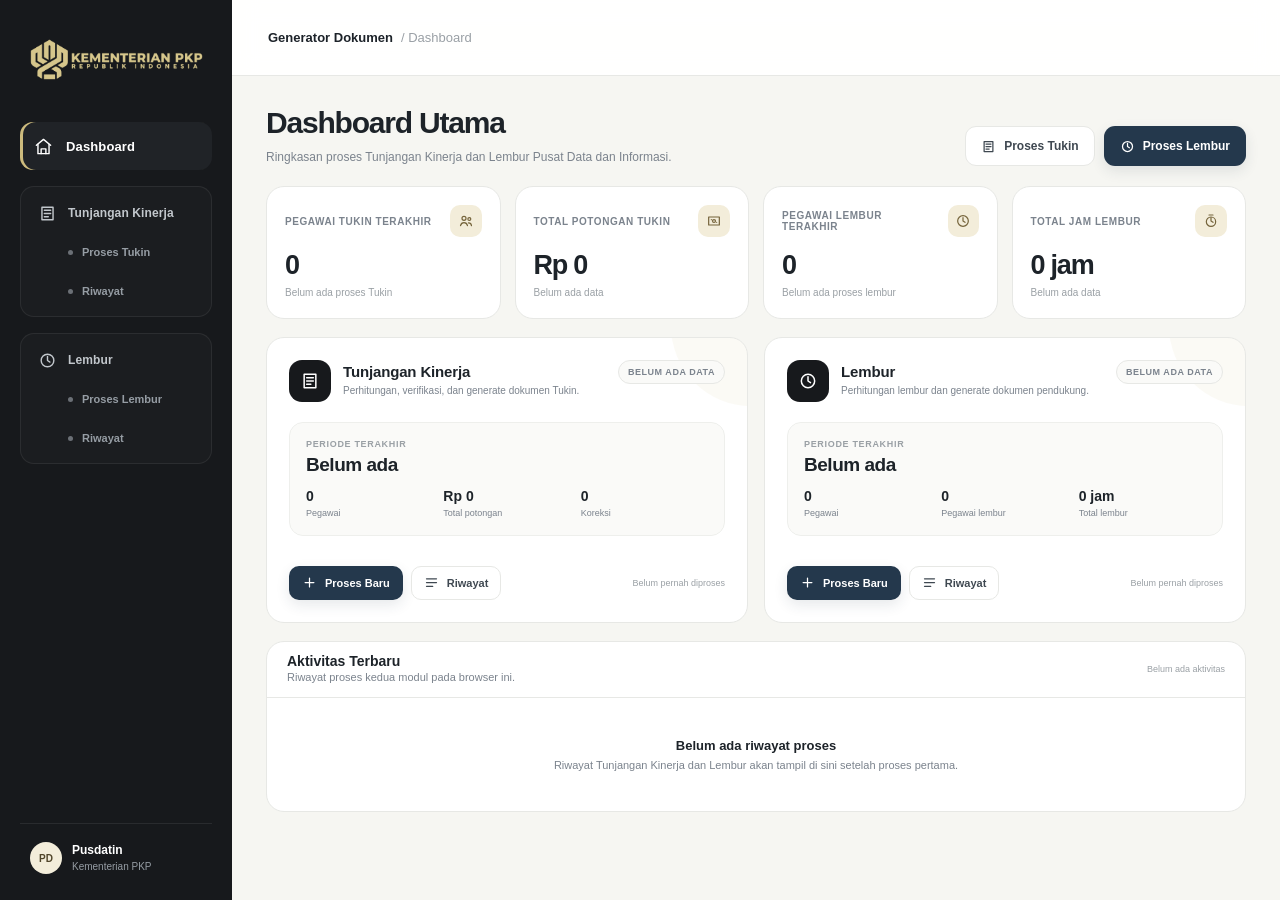
<file: index.html>
<!doctype html>
<html lang="id">
<head>
  <meta charset="utf-8">
  <meta name="viewport" content="width=device-width,initial-scale=1">
  <meta name="theme-color" content="#17191c">
  <title>Dashboard Generator Dokumen - Pusdatin PKP</title>
  <meta name="description" content="Dashboard utama Generator Dokumen Tunjangan Kinerja dan Lembur Pusdatin Kementerian PKP">
  <link rel="icon" href="assets/img/logo-pkp-mark.png" type="image/png">
  <link rel="stylesheet" href="assets/css/styles.css?v=4">
  <link rel="stylesheet" href="assets/css/dashboard.css?v=4">
</head>
<body>
  <div id="app" aria-live="polite"></div>
  <script src="assets/js/config.js?v=4" defer></script>
  <script src="assets/js/business-rules.js?v=4" defer></script>
  <script src="assets/js/storage.js?v=4" defer></script>
  <script src="assets/js/tukin-storage.js?v=4" defer></script>
  <script src="assets/js/ui-shell.js?v=4" defer></script>
  <script src="assets/js/dashboard.js?v=4" defer></script>
</body>
</html>
</file>
<file: assets/css/styles.css>
:root{
  --ink:#1d2329;
  --ink-soft:#3f4851;
  --muted:#7b838d;
  --muted-2:#9aa0a5;
  --line:#e7e8e5;
  --line-strong:#d9dbd7;
  --paper:#ffffff;
  --bg:#f6f6f2;
  --bg-soft:#fafaf8;
  --side:#17191c;
  --side-2:#202327;
  --gold:#cdbb7d;
  --gold-strong:#b7a363;
  --gold-soft:#f3edda;
  --navy:#24384c;
  --navy-2:#1c2f42;
  --green:#32735c;
  --green-soft:#edf5f1;
  --warning:#8a6515;
  --warning-soft:#fff8e8;
  --danger:#a54848;
  --danger-soft:#fff2f2;
  --radius:18px;
  --radius-sm:12px;
  --shadow:0 14px 38px rgba(24,28,32,.06);
}

*{box-sizing:border-box}
html,body{margin:0;min-height:100%;font-family:Inter,ui-sans-serif,-apple-system,BlinkMacSystemFont,"Segoe UI",Arial,sans-serif;color:var(--ink);background:var(--bg)}
body{min-width:320px}
button,input,select{font:inherit}
button{cursor:pointer}
button:disabled{cursor:not-allowed;opacity:.5}
a{color:inherit}
.hidden{display:none!important}

/* Welcome */
.welcome-shell{
  min-height:100vh;
  display:grid;
  place-items:center;
  padding:32px;
  position:relative;
  overflow:hidden;
  background:
    radial-gradient(circle at 75% 18%,rgba(205,187,125,.10),transparent 26%),
    radial-gradient(circle at 20% 80%,rgba(205,187,125,.06),transparent 24%),
    linear-gradient(155deg,#151719 0%,#1a1d20 56%,#202428 100%);
}
.welcome-shell:before,
.welcome-shell:after{
  content:"";
  position:absolute;
  border:1px solid rgba(205,187,125,.10);
  border-radius:50%;
  pointer-events:none;
}
.welcome-shell:before{width:620px;height:620px;right:-300px;bottom:-250px}
.welcome-shell:after{width:390px;height:390px;left:-190px;top:-190px;opacity:.7}
.welcome-minimal{
  position:relative;
  z-index:1;
  width:min(640px,100%);
  display:flex;
  flex-direction:column;
  align-items:center;
  text-align:center;
  transform:translateY(-2vh);
}
.welcome-logo{display:block;width:min(500px,78vw);height:auto}
.welcome-title{margin:38px 0 28px;color:#f7f5ef;font-size:clamp(28px,3.2vw,42px);font-weight:720;letter-spacing:-.035em;line-height:1.1}
.welcome-start{
  min-width:150px;
  height:50px;
  border:1px solid rgba(255,255,255,.05);
  border-radius:14px;
  padding:0 24px;
  background:var(--gold);
  color:#25241f;
  font-size:13px;
  font-weight:760;
  box-shadow:0 12px 28px rgba(0,0,0,.18);
  display:inline-flex;
  align-items:center;
  justify-content:center;
  gap:10px;
  transition:transform .16s ease,background .16s ease,box-shadow .16s ease;
}
.welcome-start:hover{background:#d8c78d;transform:translateY(-1px);box-shadow:0 14px 34px rgba(0,0,0,.24)}
.welcome-start svg{width:16px;height:16px;stroke:currentColor;fill:none;stroke-width:2;stroke-linecap:round;stroke-linejoin:round}

/* App shell */
.app-shell{min-height:100vh;display:grid;grid-template-columns:232px minmax(0,1fr);background:var(--bg)}
.sidebar{
  background:var(--side);
  color:#fff;
  padding:28px 20px 22px;
  position:sticky;
  top:0;
  height:100vh;
  display:flex;
  flex-direction:column;
  z-index:40;
}
.sidebar-brand{
  height:62px;
  display:flex;
  align-items:center;
  margin:0 7px 32px;
  overflow:hidden;
}
.sidebar-brand img{
  display:block;
  width:100%;
  max-width:188px;
  height:auto;
  max-height:54px;
  object-fit:contain;
  object-position:left center;
}
.nav{display:flex;flex-direction:column;gap:8px}
.nav-button{
  height:48px;
  border:0;
  border-radius:13px;
  background:transparent;
  color:#aeb4ba;
  padding:0 14px;
  text-align:left;
  display:flex;
  align-items:center;
  gap:13px;
  font-size:13px;
  font-weight:620;
  letter-spacing:.01em;
  transition:background .15s ease,color .15s ease;
}
.nav-button:hover{background:rgba(255,255,255,.045);color:#fff}
.nav-button.active{background:var(--side-2);color:#fff;box-shadow:inset 3px 0 0 var(--gold)}
.nav-icon{width:19px;height:19px;display:grid;place-items:center;flex:0 0 19px}
.nav-icon svg{width:19px;height:19px;stroke:currentColor;fill:none;stroke-width:1.8;stroke-linecap:round;stroke-linejoin:round}
.sidebar-footer{margin-top:auto;padding:18px 10px 4px;border-top:1px solid rgba(255,255,255,.08);display:flex;align-items:center;gap:10px;color:#c6cbd0}
.sidebar-avatar{width:32px;height:32px;border-radius:50%;background:var(--gold-soft);color:#51462a;display:grid;place-items:center;font-weight:800;font-size:10px;flex:0 0 auto}
.sidebar-footer-copy{font-size:10px;line-height:1.35;color:#969da4}.sidebar-footer-copy strong{display:block;font-size:12px;color:#fff;font-weight:650;margin-bottom:2px}

.main{min-width:0;display:flex;flex-direction:column}
.topbar{
  height:76px;
  background:rgba(255,255,255,.93);
  border-bottom:1px solid var(--line);
  display:flex;
  align-items:center;
  justify-content:space-between;
  padding:0 36px;
  position:sticky;
  top:0;
  z-index:30;
  backdrop-filter:blur(12px);
}
.topbar-label{display:flex;align-items:center;gap:8px;font-size:13px;color:var(--ink);font-weight:700}
.topbar-label span{font-weight:520;color:var(--muted-2)}
.content{padding:30px 34px 42px;max-width:1210px;width:100%;margin:0 auto}

.page-title,.page-head{display:flex;align-items:flex-end;justify-content:space-between;gap:18px;margin-bottom:22px}
.page-title h2,.page-head h1{margin:0;font-size:28px;letter-spacing:-.035em;font-weight:730;line-height:1.12}
.page-title p,.page-head .small{margin:7px 0 0;color:var(--muted);font-size:12px;line-height:1.5}

.card{background:var(--paper);border:1px solid var(--line);border-radius:var(--radius);box-shadow:none}
.card-pad{padding:24px}
.card-title{font-size:14px;font-weight:720;margin-bottom:4px;color:var(--ink)}
.card-subtitle{font-size:11px;color:var(--muted);line-height:1.55}
.section-gap{margin-top:16px}
.two-col{display:grid;grid-template-columns:1.35fr .65fr;gap:18px}

/* Buttons */
.btn{
  min-height:40px;
  border:1px solid transparent;
  border-radius:11px;
  padding:0 15px;
  font-weight:680;
  font-size:12px;
  display:inline-flex;
  align-items:center;
  justify-content:center;
  gap:8px;
  transition:background .15s ease,border-color .15s ease,transform .15s ease,color .15s ease;
}
.btn:hover{transform:translateY(-1px)}
.btn-primary{background:var(--navy);color:#fff;box-shadow:0 5px 14px rgba(36,56,76,.11)}
.btn-primary:hover{background:var(--navy-2)}
.btn-secondary{background:#fff;color:var(--ink-soft);border-color:var(--line)}
.btn-secondary:hover{background:var(--bg-soft);border-color:var(--line-strong)}
.btn-danger{color:var(--danger);border-color:#eed2d2;background:#fff}
.btn-danger:hover{background:var(--danger-soft)}
.btn-sm{min-height:34px;padding:0 12px;font-size:11px;border-radius:10px}
.btn-block{width:100%}
.btn svg{width:15px;height:15px;stroke:currentColor;fill:none;stroke-width:2;stroke-linecap:round;stroke-linejoin:round}

/* Dashboard */
.dashboard-metrics,.grid-4{display:grid;grid-template-columns:repeat(4,minmax(0,1fr));gap:14px}
.metric{padding:18px;min-height:116px;display:flex;flex-direction:column;justify-content:space-between}
.metric-top{display:flex;align-items:center;justify-content:space-between;gap:12px}
.metric-label{font-size:11px;color:var(--muted);font-weight:650;line-height:1.35}
.metric-icon{width:30px;height:30px;border-radius:9px;background:var(--gold-soft);display:grid;place-items:center;color:#7c6c3b;flex:0 0 auto}
.metric-icon svg{width:15px;height:15px;stroke:currentColor;fill:none;stroke-width:1.8;stroke-linecap:round;stroke-linejoin:round}
.metric-value{font-size:27px;font-weight:760;letter-spacing:-.045em;line-height:1;margin-top:16px}
.metric-suffix{font-size:11px;color:var(--muted);font-weight:600;margin-left:4px;letter-spacing:0}
.dashboard-grid{display:grid;grid-template-columns:1fr;gap:16px;margin-top:16px}
.flow-card{padding:22px;min-height:238px}
.dashboard-card-head{display:flex;align-items:center;justify-content:space-between;gap:14px;margin-bottom:20px}
.dashboard-card-note{font-size:10px;color:var(--muted-2);font-weight:650;text-transform:uppercase;letter-spacing:.06em}
.process-flow{height:112px;display:grid;grid-template-columns:repeat(7,auto);align-items:center;justify-content:space-between;padding:4px 6px 0}
.flow-step{display:flex;flex-direction:column;align-items:center;gap:10px;min-width:72px;color:#48515a;font-size:11px;font-weight:650}
.flow-step-icon{width:46px;height:46px;border-radius:14px;background:#f4f5f3;border:1px solid #e5e7e3;display:grid;place-items:center;color:#5f6871}
.flow-step:first-child .flow-step-icon{background:var(--gold-soft);border-color:#eadfbf;color:#74633a}
.flow-step-icon svg{width:19px;height:19px;stroke:currentColor;fill:none;stroke-width:1.8;stroke-linecap:round;stroke-linejoin:round}
.flow-arrow{width:30px;height:1px;background:#dfe2de;position:relative}
.flow-arrow:after{content:"";position:absolute;right:-1px;top:-3px;width:6px;height:6px;border-right:1px solid #c5cac6;border-top:1px solid #c5cac6;transform:rotate(45deg)}
.flow-card-foot{display:flex;align-items:center;justify-content:space-between;border-top:1px solid #f0f1ee;padding-top:16px;margin-top:4px;color:var(--muted);font-size:10px}
.period-card{padding:22px;min-height:238px;display:flex;flex-direction:column}
.period-box{background:var(--bg-soft);border:1px solid #eeefec;border-radius:16px;padding:17px;margin-top:2px}
.period-label{font-size:9px;text-transform:uppercase;letter-spacing:.08em;color:var(--muted-2);font-weight:760}
.period-main{font-size:20px;font-weight:740;margin-top:6px;letter-spacing:-.02em}
.period-meta{display:flex;gap:15px;margin-top:15px}.period-meta>div{flex:1}
.period-meta-value{font-size:16px;font-weight:720}.period-meta-label{font-size:10px;color:var(--muted);margin-top:2px}
.period-actions{margin-top:auto;display:flex;justify-content:flex-end;padding-top:14px}
.text-link-btn{height:34px;border:0;background:transparent;padding:0;font-size:11px;font-weight:680;color:#42505c;display:flex;align-items:center;gap:7px}
.text-link-btn svg{width:14px;height:14px;stroke:currentColor;fill:none;stroke-width:2;stroke-linecap:round;stroke-linejoin:round}
.dashboard-history{margin-top:16px;overflow:hidden}
.dashboard-history-head{height:54px;display:flex;align-items:center;justify-content:space-between;padding:0 20px;border-bottom:1px solid var(--line)}
.dashboard-history-cols,.dashboard-history-row{display:grid;grid-template-columns:1.6fr .8fr .8fr .9fr .7fr 38px;align-items:center;padding:0 20px}
.dashboard-history-cols{height:36px;background:var(--bg-soft);color:var(--muted-2);font-size:9px;text-transform:uppercase;letter-spacing:.07em;font-weight:760;border-bottom:1px solid #f0f1ee}
.dashboard-history-row{min-height:67px;border-bottom:1px solid #f0f1ee;font-size:11px;color:#59636c}
.dashboard-history-row:last-child{border-bottom:0}
.history-period-name{font-size:12px;color:#23292f;font-weight:680}.history-period-sub{font-size:10px;color:var(--muted-2);margin-top:3px}
.chev-btn{width:30px;height:30px;border-radius:9px;border:1px solid var(--line);background:#fff;display:grid;place-items:center;color:#8b9299;padding:0}
.chev-btn:hover{background:var(--bg-soft)}
.chev-btn svg{width:13px;height:13px;stroke:currentColor;fill:none;stroke-width:2;stroke-linecap:round;stroke-linejoin:round}

/* Generic recent / empty state */
.recent-period{display:flex;justify-content:space-between;align-items:center;gap:12px;padding:18px}.period-name{font-weight:700;font-size:14px}.period-time{font-size:10px;color:var(--muted);margin-top:4px}
.empty-state{text-align:center;padding:40px 18px;color:var(--muted);font-size:11px}.empty-state strong{display:block;color:var(--ink);margin-bottom:6px;font-size:13px}

/* Process stepper */
.stepper{display:flex;align-items:center;gap:0;padding:16px 20px;margin-bottom:22px;border-radius:16px}
.step{display:flex;align-items:center;gap:9px;min-width:112px;color:#9aa0a5;font-size:11px;font-weight:650}
.step-dot{width:28px;height:28px;border-radius:9px;border:1px solid #d8dbd7;background:#fff;display:grid;place-items:center;font-size:10px;color:#8b9197}
.step.active{color:var(--ink)}.step.active .step-dot{background:var(--gold-soft);border-color:#e8ddbd;color:#75663c;font-weight:800}
.step.done{color:var(--green)}.step.done .step-dot{background:var(--green-soft);border-color:#d6e8df;color:var(--green);font-weight:800}
.step-line{height:1px;background:#e1e3df;flex:1;min-width:28px;margin:0 10px}

/* Forms */
.form-grid{display:grid;grid-template-columns:1fr 1fr;gap:14px}
.field label{display:block;font-size:10px;font-weight:700;margin-bottom:7px;color:#59636c;text-transform:uppercase;letter-spacing:.05em}
.field select,.field input,.holiday-form input[type="date"]{
  width:100%;height:42px;border:1px solid #d8dbd7;border-radius:11px;padding:0 12px;background:#fff;color:var(--ink);font-size:12px;transition:border-color .15s ease,box-shadow .15s ease
}
.field select:focus,.field input:focus,.holiday-form input[type="date"]:focus,.search input:focus,.select-mini:focus{outline:none;border-color:#b4a471;box-shadow:0 0 0 3px rgba(205,187,125,.14)}
.actions{display:flex;justify-content:space-between;gap:10px;margin-top:20px}.actions-right{display:flex;gap:10px;margin-left:auto}

/* Holiday manager */
.holiday-box{margin-top:18px;padding:16px;border:1px solid var(--line);border-radius:14px;background:var(--bg-soft)}
.holiday-head{display:flex;align-items:flex-start;justify-content:space-between;gap:12px}
.holiday-form{display:flex;gap:10px;align-items:center;margin-top:12px;flex-wrap:wrap}.holiday-form input[type="date"]{width:auto;min-width:190px}
.holiday-list{display:flex;gap:8px;flex-wrap:wrap;margin-top:12px}
.holiday-chip{display:inline-flex;align-items:center;gap:8px;padding:6px 9px;border-radius:999px;background:var(--gold-soft);border:1px solid #eadfbf;color:#74633a;font-size:10px;font-weight:650}
.holiday-chip button{border:0;background:transparent;color:#74633a;font-weight:800;padding:0 2px;line-height:1}.holiday-empty{font-size:10px;color:var(--muted)}

/* Upload */
.dropzone{border:1.5px dashed #c9c3aa;border-radius:16px;background:#fbfbf9;padding:48px 20px;text-align:center;transition:.15s}
.dropzone.dragover{background:#f8f3e5;border-color:var(--gold-strong)}
.drop-icon{width:48px;height:48px;border-radius:14px;background:var(--gold-soft);display:grid;place-items:center;color:#75663c;font-size:23px;margin:0 auto 14px}
.dropzone h3{margin:0 0 6px;font-size:14px}.dropzone p{margin:0;color:var(--muted);font-size:10px}.file-input{display:none}

/* Tables */
.table-wrap{overflow:auto;border:1px solid var(--line);border-radius:14px;background:#fff}
.file-table,.data-table{width:100%;border-collapse:collapse;font-size:11px}
.file-table th,.file-table td,.data-table th,.data-table td{padding:11px 12px;border-bottom:1px solid #eff0ed;text-align:left;vertical-align:middle}
.file-table th,.data-table th{font-size:9px;color:#90979d;background:var(--bg-soft);font-weight:760;text-transform:uppercase;letter-spacing:.055em;white-space:nowrap}
.file-table tr:last-child td,.data-table tr:last-child td{border-bottom:0}
.data-table tbody tr:hover,.file-table tbody tr:hover{background:#fcfcfa}
.nowrap{white-space:nowrap}.text-right{text-align:right!important}.text-center{text-align:center!important}

.status{display:inline-flex;align-items:center;gap:5px;font-size:10px;font-weight:680}.status.ok{color:var(--green)}.status.warn{color:var(--warning)}.status.error{color:var(--danger)}.status.neutral{color:var(--muted)}
.status-pill{display:inline-flex;align-items:center;gap:6px;border-radius:999px;padding:5px 9px;background:var(--green-soft);color:var(--green);font-weight:740;font-size:9px}
.status-pill:before{content:"";width:6px;height:6px;border-radius:50%;background:#5a9d82}

/* Validation / summaries */
.summary-cards{display:grid;grid-template-columns:repeat(3,minmax(0,1fr));gap:14px}
.summary-card{padding:17px;display:flex;gap:12px;align-items:center;min-height:88px}
.summary-icon{width:38px;height:38px;border-radius:11px;background:var(--gold-soft);display:grid;place-items:center;color:#75663c;font-weight:800}
.summary-value{font-size:20px;font-weight:760}.summary-label{font-size:10px;color:var(--muted);margin-top:2px}
.alert{border-radius:13px;padding:13px 14px;font-size:11px;line-height:1.55;border:1px solid}
.alert-success{background:var(--green-soft);border-color:#d4e7de;color:#285f4d}
.alert-warning{background:var(--warning-soft);border-color:#efdcae;color:#775a17}
.alert-danger{background:var(--danger-soft);border-color:#edcdcd;color:#8e3e3e}
.alert-title{font-weight:760;margin-bottom:3px}

/* Processing */
.progress-wrap{padding:34px;max-width:760px;margin:0 auto}
.progress-title{text-align:center;margin-bottom:18px}.progress-title h3{margin:0 0 6px;font-size:18px}.progress-title p{margin:0;color:var(--muted);font-size:10px}
.progress-bar{height:8px;border-radius:999px;background:#e9eae7;overflow:hidden;margin:20px 0 9px}.progress-fill{height:100%;width:0;background:var(--navy);transition:width .35s ease}
.progress-meta{display:flex;justify-content:space-between;color:var(--muted);font-size:10px}.process-list{margin:20px 0 0;padding:0;list-style:none}
.process-list li{padding:9px 0;display:flex;align-items:center;gap:10px;font-size:11px;color:#59636c}.process-bullet{width:20px;height:20px;border-radius:7px;border:1px solid #d5d8d4;display:grid;place-items:center;font-size:9px;color:#9aa0a5}
.process-list li.done .process-bullet{background:var(--green-soft);border-color:#d4e7de;color:var(--green)}.process-list li.active{color:var(--ink);font-weight:650}.process-list li.active .process-bullet{background:var(--gold-soft);border-color:#eadfbf;color:#75663c}

/* Review */
.toolbar{display:flex;justify-content:space-between;gap:12px;align-items:center;margin:14px 0}
.search{position:relative;max-width:360px;flex:1}.search input{width:100%;height:40px;border:1px solid var(--line);border-radius:11px;padding:0 11px 0 34px;background:#fff;color:var(--ink);font-size:11px}.search:before{content:'⌕';position:absolute;left:12px;top:9px;color:#8f969c;font-size:16px}
.select-mini{border:1px solid #d8dbd7;border-radius:9px;padding:6px 8px;background:#fff;min-width:72px;color:var(--ink);font-size:10px}
.employee-link{border:0;background:transparent;color:var(--navy);padding:0;text-align:left;font-weight:680;font-size:11px}
.category-pill{display:inline-flex;border-radius:999px;padding:4px 8px;background:#f0f2ef;color:#606970;font-weight:700;font-size:9px}.category-pill.rest-day{background:var(--gold-soft);color:#74633a}
.footer-note{margin-top:16px;color:var(--muted);font-size:9px;line-height:1.5}

/* Drawer */
.drawer-backdrop{position:fixed;inset:0;background:rgba(18,20,22,.46);z-index:80;backdrop-filter:blur(2px)}
.drawer{position:fixed;top:0;right:0;width:min(430px,92vw);height:100vh;background:#fff;z-index:90;box-shadow:-12px 0 40px rgba(0,0,0,.12);padding:24px;overflow:auto}
.drawer-header{display:flex;justify-content:space-between;gap:12px;align-items:center}.drawer-header h3{margin:0;font-size:17px}
.icon-btn{width:34px;height:34px;border-radius:10px;border:1px solid var(--line);background:#fff;color:var(--ink-soft)}
.profile{display:flex;gap:12px;align-items:center;margin:22px 0 18px}.profile-avatar{width:52px;height:52px;border-radius:16px;background:var(--gold-soft);display:grid;place-items:center;color:#75663c;font-size:20px}
.profile-name{font-weight:720;font-size:14px}.profile-meta{font-size:10px;color:var(--muted);margin-top:4px}
.detail-grid{display:grid;grid-template-columns:1fr 1fr;gap:10px;padding:14px;background:var(--bg-soft);border:1px solid var(--line);border-radius:13px;margin-bottom:16px}
.detail-label{font-size:9px;color:var(--muted);text-transform:uppercase;letter-spacing:.05em}.detail-value{font-size:12px;font-weight:680;margin-top:4px}

/* Confirm / result */
.confirm-list{margin:0;padding:0;list-style:none}.confirm-list li{display:flex;align-items:center;gap:9px;padding:8px 0;font-size:11px}.check{color:var(--green);font-weight:800}
.result-hero{text-align:center;padding:34px}.success-mark{width:58px;height:58px;border-radius:18px;background:var(--green-soft);color:var(--green);display:grid;place-items:center;font-size:26px;font-weight:800;margin:0 auto 14px}
.result-hero h3{margin:0 0 6px;font-size:20px}.result-hero p{margin:0;color:var(--muted);font-size:10px}
.result-holidays{margin-top:14px;padding:10px 12px;border-radius:11px;background:var(--gold-soft);border:1px solid #eadfbf;text-align:left;font-size:10px;line-height:1.55;color:#695d3d}
.download-list{margin-top:18px;border:1px solid var(--line);border-radius:14px;overflow:hidden;text-align:left}
.download-row{display:grid;grid-template-columns:auto 1fr auto;gap:12px;align-items:center;padding:14px;border-bottom:1px solid #eff0ed}.download-row:last-child{border-bottom:0}
.file-icon{width:38px;height:38px;border-radius:11px;background:var(--gold-soft);display:grid;place-items:center;color:#75663c}.download-name{font-size:11px;font-weight:680}.download-meta{font-size:9px;color:var(--muted);margin-top:3px}

/* History */
.history-table td,.history-table th{white-space:nowrap}.history-actions{display:flex;align-items:center;gap:7px}.history-time-label{font-size:9px;color:var(--muted)}

@media (max-width:1080px){
  .content{padding:28px 24px 38px}
  .dashboard-grid{grid-template-columns:1fr}
}

@media (max-width:780px){
  .app-shell{display:block}
  .sidebar{height:auto;position:sticky;top:0;flex-direction:row;align-items:center;padding:9px 12px;z-index:60;border-bottom:1px solid rgba(255,255,255,.08)}
  .sidebar-brand{height:38px;width:46px;margin:0 8px 0 0;overflow:hidden}.sidebar-brand img{width:46px;height:38px;object-fit:cover;object-position:left}
  .nav{flex-direction:row;gap:4px}.nav-button.active{box-shadow:inset 0 -3px 0 var(--gold)}
  .sidebar-footer{display:none}
  .topbar{height:58px;padding:0 16px}.topbar-label{font-size:11px}.topbar-label strong{display:none}
  .content{padding:18px 14px 28px}
  .page-title,.page-head{align-items:flex-start}.page-title h2,.page-head h1{font-size:23px}
  .dashboard-metrics,.grid-4{grid-template-columns:repeat(2,minmax(0,1fr))}
  .summary-cards{grid-template-columns:1fr}
  .form-grid{grid-template-columns:1fr}
  .two-col{grid-template-columns:1fr}
  .process-flow{overflow-x:auto;justify-content:flex-start;gap:12px}.flow-arrow{min-width:24px}.flow-step{min-width:72px}
  .dashboard-history-cols{display:none}.dashboard-history-row{grid-template-columns:1.5fr .7fr .7fr 32px;gap:8px;padding:12px 14px}.dashboard-history-row>:nth-child(4),.dashboard-history-row>:nth-child(5){display:none}
  .stepper{overflow:auto;padding:12px 14px}.step{min-width:auto}.step-label{display:none}.step-line{min-width:36px;margin:0 7px}
  .actions{flex-wrap:wrap}.actions-right{width:100%;margin-left:0;justify-content:flex-end}
  .drawer{width:100%}
  .result-hero{padding:24px 16px}
}

@media (max-width:520px){
  .welcome-shell{padding:24px}.welcome-logo{width:min(420px,88vw)}.welcome-title{margin-top:30px;font-size:28px}
  .dashboard-metrics,.grid-4{grid-template-columns:1fr 1fr;gap:10px}.metric{padding:14px;min-height:104px}.metric-value{font-size:24px}.metric-icon{width:28px;height:28px}
  .page-title,.page-head{display:block}.page-title .btn,.page-head .btn{margin-top:14px;width:100%}
  .period-card,.flow-card{padding:18px}
  .holiday-form{align-items:stretch}.holiday-form input[type="date"],.holiday-form .btn{width:100%}
  .download-row{grid-template-columns:auto 1fr}.download-row .btn{grid-column:1/-1;width:100%}
}

/* Grouped module navigation */
.nav-button{text-decoration:none}
.nav-modules{gap:16px;min-height:0}
.nav-home{flex:0 0 auto}
.nav-groups{display:flex;flex-direction:column;gap:16px;min-height:0}
.nav-group{border:1px solid rgba(255,255,255,.07);border-radius:14px;padding:7px;background:rgba(255,255,255,.018)}
.nav-group.active-group{background:rgba(255,255,255,.03);border-color:rgba(255,255,255,.11)}
.nav-group-title{height:38px;display:flex;align-items:center;gap:11px;padding:0 10px;color:#eef0f2;font-size:12px;font-weight:700;letter-spacing:.01em}
.nav-group:not(.active-group) .nav-group-title{color:#c2c7cc}
.nav-submenu{display:flex;flex-direction:column;gap:3px;margin-top:2px}
.nav-sub-button{height:36px;border-radius:10px;color:#969da4;text-decoration:none;display:flex;align-items:center;gap:9px;padding:0 10px 0 40px;font-size:11px;font-weight:620;transition:background .15s ease,color .15s ease}
.nav-sub-button:hover{background:rgba(255,255,255,.045);color:#fff}
.nav-sub-button.active{background:var(--side-2);color:#fff;box-shadow:inset 3px 0 0 var(--gold)}
.nav-sub-dot{width:5px;height:5px;border-radius:50%;background:currentColor;opacity:.65;flex:0 0 auto}
.nav-sub-button.active .nav-sub-dot{background:var(--gold);opacity:1}
.sidebar-brand a{display:block;max-width:100%}

@media (max-width:1080px){
  .app-shell{grid-template-columns:210px minmax(0,1fr)}
  .sidebar{padding-left:14px;padding-right:14px}
  .sidebar-brand{justify-content:flex-start;margin-left:7px;margin-right:7px}.sidebar-brand img{width:170px;height:auto;object-fit:contain;object-position:left center}
  .nav-label,.sidebar-footer-copy{display:block}
  .sidebar-footer{justify-content:flex-start;padding-left:10px;padding-right:10px}
}

@media (max-width:780px){
  .nav-modules{flex:1;min-width:0;flex-direction:row;align-items:center;gap:6px;overflow:visible}
  .nav-home{width:auto;height:36px;padding:0 10px;white-space:nowrap;flex:0 0 auto}
  .nav-home .nav-icon{display:none}
  .nav-home .nav-label{display:block!important}
  .nav-groups{min-width:0;flex:1 1 auto;flex-direction:row;gap:6px;overflow-x:auto;overflow-y:hidden;scrollbar-width:none}
  .nav-groups::-webkit-scrollbar{display:none}
  .nav-group{display:flex;align-items:center;gap:3px;padding:3px;flex:0 0 auto}
  .nav-group-title{display:none}
  .nav-submenu{flex-direction:row;margin:0;gap:2px}
  .nav-sub-button{height:36px;padding:0 10px;font-size:10px;white-space:nowrap}
  .nav-sub-button.active{box-shadow:inset 0 -3px 0 var(--gold)}
  .nav-sub-dot{display:none}
}
</file>
<file: assets/css/dashboard.css>
.main-dashboard{display:flex;flex-direction:column;gap:18px}
.main-dashboard-hero{display:flex;align-items:flex-end;justify-content:space-between;gap:18px;margin-bottom:2px}
.main-dashboard-hero h1{margin:0;font-size:30px;line-height:1.12;letter-spacing:-.04em;font-weight:750}
.main-dashboard-hero p{margin:8px 0 0;color:var(--muted);font-size:12px;line-height:1.55}
.main-dashboard-actions{display:flex;gap:9px;flex-wrap:wrap;justify-content:flex-end}
.main-dashboard-actions .btn{text-decoration:none}
.main-dashboard-metrics{display:grid;grid-template-columns:repeat(4,minmax(0,1fr));gap:14px}
.main-metric{padding:18px;min-height:122px;display:flex;flex-direction:column;justify-content:space-between}
.main-metric-head{display:flex;align-items:center;justify-content:space-between;gap:12px}
.main-metric-label{font-size:10px;text-transform:uppercase;letter-spacing:.055em;color:var(--muted);font-weight:760}
.main-metric-icon{width:32px;height:32px;border-radius:10px;background:var(--gold-soft);color:#75643b;display:grid;place-items:center}
.main-metric-icon svg{width:16px;height:16px;stroke:currentColor;fill:none;stroke-width:1.8;stroke-linecap:round;stroke-linejoin:round}
.main-metric-value{font-size:27px;font-weight:760;letter-spacing:-.045em;line-height:1.05;margin-top:14px}
.main-metric-note{font-size:10px;color:var(--muted-2);margin-top:6px;line-height:1.4}
.main-module-grid{display:grid;grid-template-columns:repeat(2,minmax(0,1fr));gap:16px}
.main-module-card{padding:22px;min-height:286px;display:flex;flex-direction:column;position:relative;overflow:hidden}
.main-module-card:after{content:"";position:absolute;width:160px;height:160px;border-radius:50%;right:-84px;top:-92px;background:rgba(205,187,125,.08);pointer-events:none}
.main-module-head{display:flex;align-items:flex-start;justify-content:space-between;gap:14px;position:relative;z-index:1}
.main-module-identity{display:flex;align-items:center;gap:12px}
.main-module-icon{width:42px;height:42px;border-radius:13px;background:var(--side);color:#fff;display:grid;place-items:center;flex:0 0 auto}
.main-module-icon svg{width:20px;height:20px;stroke:currentColor;fill:none;stroke-width:1.8;stroke-linecap:round;stroke-linejoin:round}
.main-module-title{font-size:15px;font-weight:750;letter-spacing:-.01em}
.main-module-subtitle{font-size:10px;color:var(--muted);margin-top:4px;line-height:1.45}
.main-module-status{font-size:9px;font-weight:760;text-transform:uppercase;letter-spacing:.06em;border:1px solid var(--line);border-radius:999px;padding:6px 9px;color:var(--muted);background:var(--bg-soft);white-space:nowrap}
.main-module-period{margin-top:20px;padding:16px;background:var(--bg-soft);border:1px solid #eeefec;border-radius:14px;position:relative;z-index:1}
.main-module-period-label{font-size:9px;text-transform:uppercase;letter-spacing:.075em;color:var(--muted-2);font-weight:760}
.main-module-period-value{font-size:19px;font-weight:740;margin-top:5px;letter-spacing:-.025em}
.main-module-stats{display:grid;grid-template-columns:repeat(3,1fr);gap:10px;margin-top:12px}
.main-module-stat{min-width:0}
.main-module-stat strong{display:block;font-size:14px;font-weight:740;white-space:nowrap;overflow:hidden;text-overflow:ellipsis}
.main-module-stat span{display:block;font-size:9px;color:var(--muted);margin-top:3px;line-height:1.35}
.main-module-foot{margin-top:auto;padding-top:17px;display:flex;align-items:center;justify-content:space-between;gap:9px;position:relative;z-index:1}
.main-module-foot .main-module-links{display:flex;gap:8px;flex-wrap:wrap}
.main-module-foot a{text-decoration:none}
.main-updated{font-size:9px;color:var(--muted-2);text-align:right}
.main-recent{overflow:hidden}
.main-recent-head{height:56px;padding:0 20px;border-bottom:1px solid var(--line);display:flex;align-items:center;justify-content:space-between;gap:12px}
.main-recent-head .card-title{margin:0}
.main-recent-table-head,.main-recent-row{display:grid;grid-template-columns:1.05fr 1.15fr .9fr 1.15fr 38px;align-items:center;gap:12px;padding:0 20px}
.main-recent-table-head{height:37px;background:var(--bg-soft);border-bottom:1px solid #f0f1ee;color:var(--muted-2);font-size:9px;font-weight:760;text-transform:uppercase;letter-spacing:.065em}
.main-recent-row{min-height:68px;border-bottom:1px solid #f0f1ee;color:#58616a;font-size:11px}
.main-recent-row:last-child{border-bottom:0}
.main-recent-module{display:flex;align-items:center;gap:9px;font-weight:700;color:var(--ink)}
.main-recent-module-mark{width:28px;height:28px;border-radius:9px;background:var(--gold-soft);color:#75643b;display:grid;place-items:center;flex:0 0 auto}
.main-recent-module-mark svg{width:14px;height:14px;stroke:currentColor;fill:none;stroke-width:1.8;stroke-linecap:round;stroke-linejoin:round}
.main-recent-period{font-weight:680;color:var(--ink)}
.main-recent-meta{font-size:9px;color:var(--muted-2);margin-top:3px}
.main-dashboard-loading{padding:56px 18px;text-align:center;color:var(--muted);font-size:11px}
.main-dashboard-loading strong{display:block;color:var(--ink);font-size:13px;margin-bottom:6px}
@media(max-width:1050px){.main-dashboard-metrics{grid-template-columns:repeat(2,minmax(0,1fr))}.main-module-grid{grid-template-columns:1fr}}
@media(max-width:780px){.main-dashboard-hero{align-items:flex-start;flex-direction:column}.main-dashboard-actions{justify-content:flex-start}.main-recent-table-head{display:none}.main-recent-row{grid-template-columns:1fr .9fr 32px;padding:12px 14px}.main-recent-row>:nth-child(3),.main-recent-row>:nth-child(4){display:none}}
@media(max-width:560px){.main-dashboard-metrics{grid-template-columns:1fr 1fr;gap:10px}.main-metric{min-height:108px;padding:14px}.main-metric-value{font-size:22px}.main-module-card{padding:17px}.main-module-stats{grid-template-columns:1fr 1fr}.main-module-stat:last-child{grid-column:1/-1}.main-module-foot{align-items:flex-start;flex-direction:column}.main-updated{text-align:left}.main-dashboard-actions{width:100%}.main-dashboard-actions .btn{flex:1}}
</file>
